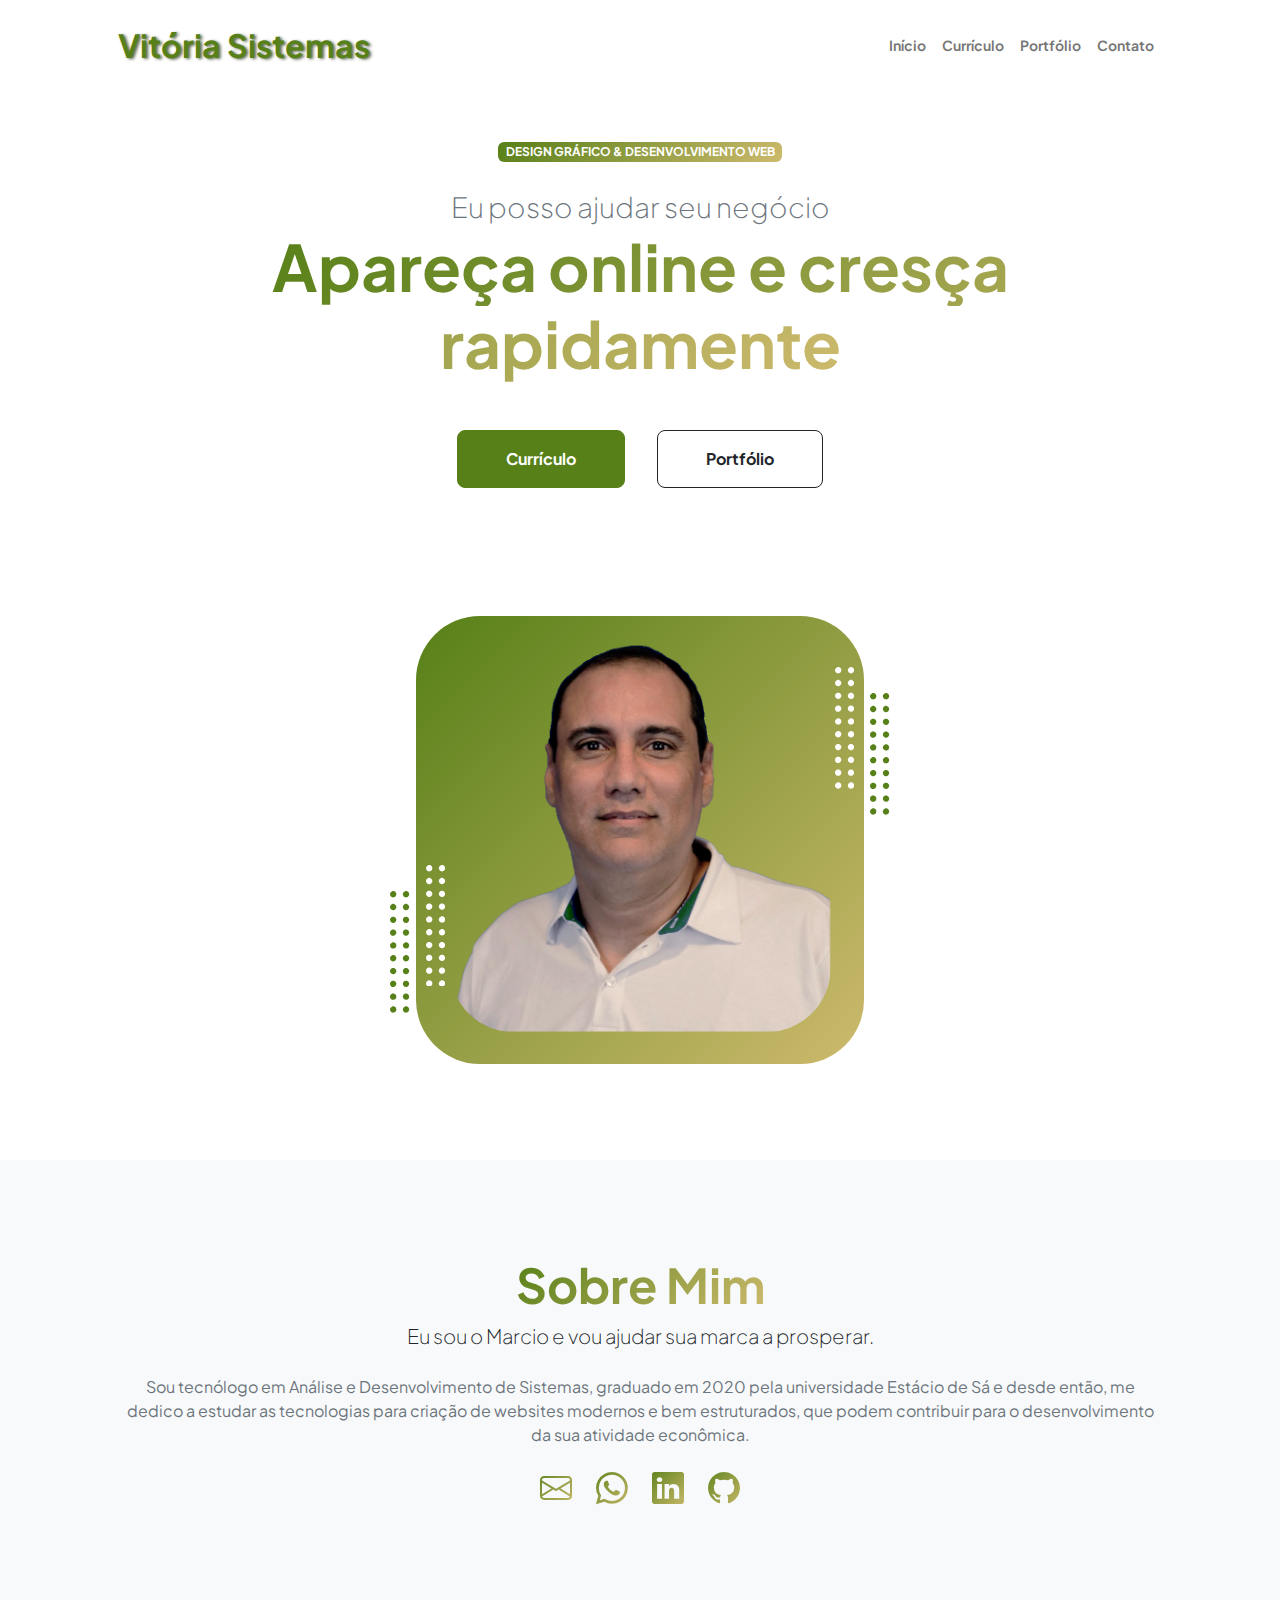
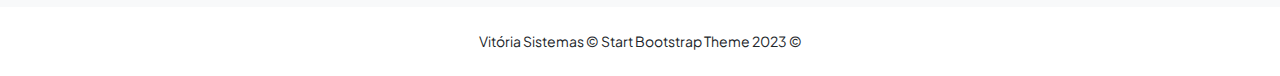
<file: index.html>
<!DOCTYPE html>
<html lang="pt-br">
    <head>
        <meta charset="utf-8" />
        <meta name="viewport" content="width=device-width, initial-scale=1, shrink-to-fit=no" />
        <meta name="description" content="" />
        <meta name="author" content="" />
        <title>Vitória Sistemas - Início</title>
        <!-- Favicon-->
        <!-- Crédito a Webalys pelo ícone: https://icon-icons.com/pt/icone/janela-de-programa%C3%A7%C3%A3o/47832 -->
        <link rel="icon" type="image/x-icon" href="assets/icone_3.ico" />
        <!-- Custom Google font-->
        <link rel="preconnect" href="https://fonts.googleapis.com" />
        <link rel="preconnect" href="https://fonts.gstatic.com" crossorigin />
        <link href="https://fonts.googleapis.com/css2?family=Plus+Jakarta+Sans:wght@100;200;300;400;500;600;700;800;900&amp;display=swap" rel="stylesheet" />
        <!-- Bootstrap icons-->
        <link href="https://cdn.jsdelivr.net/npm/bootstrap-icons@1.8.1/font/bootstrap-icons.css" rel="stylesheet" />
        <!-- Core theme CSS (includes Bootstrap)-->
        <link href="css/styles.css" rel="stylesheet" />
    </head>
    <body class="d-flex flex-column h-100">
        <main class="flex-shrink-0">
            <!-- Navigation-->
            <nav class="navbar navbar-expand-lg navbar-light bg-white py-3">
                <div class="container px-5">
                    <a class="navbar-brand" href="index.html"><span class="fw-bolder text-primary shadow-titulo">Vitória Sistemas</span></a>
                    <button class="navbar-toggler" type="button" data-bs-toggle="collapse" data-bs-target="#navbarSupportedContent" aria-controls="navbarSupportedContent" aria-expanded="false" aria-label="Toggle navigation"><span class="navbar-toggler-icon"></span></button>
                    <div class="collapse navbar-collapse" id="navbarSupportedContent">
                        <ul class="navbar-nav ms-auto mb-2 mb-lg-0 small fw-bolder">
                            <li class="nav-item"><a class="nav-link" href="index.html">Início</a></li>
                            <li class="nav-item"><a class="nav-link" href="curriculo.html">Currículo</a></li>
                            <li class="nav-item"><a class="nav-link" href="portfolio.html">Portfólio</a></li>
                            <li class="nav-item"><a class="nav-link" href="contato.html">Contato</a></li>
                        </ul>
                    </div>
                </div>
            </nav>
            <!-- Header-->
            <header class="py-5">
                <div class="container px-5 pb-5">
                    <div class="row gx-5 align-items-center">
                        <div class="col-xxl-5">
                            <!-- Header text content-->
                            <div class="text-center text-xxl-start">
                                <div class="badge bg-gradient-primary-to-secondary text-white mb-4">
                                    <div class="text-uppercase">Design Gráfico & Desenvolvimento Web</div>
                                </div>
                                <div class="fs-3 fw-light text-muted">Eu posso ajudar seu negócio</div>
                                <h1 class="display-3 fw-bolder mb-5"><span class="text-gradient d-inline">Apareça online e cresça rapidamente</span></h1>
                                <div class="d-grid gap-3 d-sm-flex justify-content-sm-center justify-content-xxl-start mb-3">
                                    <a class="btn btn-primary btn-lg px-5 py-3 me-sm-3 fs-6 fw-bolder" href="curriculo.html">Currículo</a>
                                    <a class="btn btn-outline-dark btn-lg px-5 py-3 fs-6 fw-bolder" href="portfolio.html">Portfólio</a>
                                </div>
                            </div>
                        </div>
                        <div class="col-xxl-7">
                            <!-- Header profile picture-->
                            <div class="d-flex justify-content-center mt-5 mt-xxl-0">
                                <div class="profile bg-gradient-primary-to-secondary">
                                    <!-- TIP: For best results, use a photo with a transparent background like the demo example below-->
                                    <!-- Watch a tutorial on how to do this on YouTube (link)-->
                                    <img class="profile-img" src="./assets/minha_foto.png" alt="Desenvolvedor" />
                                    <div class="dots-1">
                                        <!-- SVG Dots-->
                                        <svg version="1.1" xmlns="http://www.w3.org/2000/svg" xmlns:xlink="http://www.w3.org/1999/xlink" x="0px" y="0px" viewBox="0 0 191.6 1215.4" style="enable-background: new 0 0 191.6 1215.4" xml:space="preserve">
                                            <g transform="translate(0.000000,1280.000000) scale(0.100000,-0.100000)">
                                                <path d="M227.7,12788.6c-105-35-200-141-222-248c-43-206,163-412,369-369c155,32,275,190,260,339c-11,105-90,213-190,262        C383.7,12801.6,289.7,12808.6,227.7,12788.6z"></path>
                                                <path d="M1507.7,12788.6c-151-50-253-216-222-362c25-119,136-230,254-255c194-41,395,142,375,339c-11,105-90,213-190,262        C1663.7,12801.6,1569.7,12808.6,1507.7,12788.6z"></path>
                                                <path d="M227.7,11508.6c-105-35-200-141-222-248c-43-206,163-412,369-369c155,32,275,190,260,339c-11,105-90,213-190,262        C383.7,11521.6,289.7,11528.6,227.7,11508.6z"></path>
                                                <path d="M1507.7,11508.6c-151-50-253-216-222-362c25-119,136-230,254-255c194-41,395,142,375,339c-11,105-90,213-190,262        C1663.7,11521.6,1569.7,11528.6,1507.7,11508.6z"></path>
                                                <path d="M227.7,10228.6c-105-35-200-141-222-248c-43-206,163-412,369-369c155,32,275,190,260,339c-11,105-90,213-190,262        C383.7,10241.6,289.7,10248.6,227.7,10228.6z"></path>
                                                <path d="M1507.7,10228.6c-105-35-200-141-222-248c-43-206,163-412,369-369c155,32,275,190,260,339c-11,105-90,213-190,262        C1663.7,10241.6,1569.7,10248.6,1507.7,10228.6z"></path>
                                                <path d="M227.7,8948.6c-105-35-200-141-222-248c-43-206,163-412,369-369c155,32,275,190,260,339c-11,105-90,213-190,262        C383.7,8961.6,289.7,8968.6,227.7,8948.6z"></path>
                                                <path d="M1507.7,8948.6c-105-35-200-141-222-248c-43-206,163-412,369-369c155,32,275,190,260,339c-11,105-90,213-190,262        C1663.7,8961.6,1569.7,8968.6,1507.7,8948.6z"></path>
                                                <path d="M227.7,7668.6c-105-35-200-141-222-248c-43-206,163-412,369-369c155,32,275,190,260,339c-11,105-90,213-190,262        C383.7,7681.6,289.7,7688.6,227.7,7668.6z"></path>
                                                <path d="M1507.7,7668.6c-105-35-200-141-222-248c-43-206,163-412,369-369c155,32,275,190,260,339c-11,105-90,213-190,262        C1663.7,7681.6,1569.7,7688.6,1507.7,7668.6z"></path>
                                                <path d="M227.7,6388.6c-105-35-200-141-222-248c-43-206,163-412,369-369c155,32,275,190,260,339c-11,105-90,213-190,262        C383.7,6401.6,289.7,6408.6,227.7,6388.6z"></path>
                                                <path d="M1507.7,6388.6c-105-35-200-141-222-248c-43-206,163-412,369-369c155,32,275,190,260,339c-11,105-90,213-190,262        C1663.7,6401.6,1569.7,6408.6,1507.7,6388.6z"></path>
                                                <path d="M227.7,5108.6c-105-35-200-141-222-248c-43-206,163-412,369-369c155,32,275,190,260,339c-11,105-90,213-190,262        C383.7,5121.6,289.7,5128.6,227.7,5108.6z"></path>
                                                <path d="M1507.7,5108.6c-105-35-200-141-222-248c-43-206,163-412,369-369c155,32,275,190,260,339c-11,105-90,213-190,262        C1663.7,5121.6,1569.7,5128.6,1507.7,5108.6z"></path>
                                                <path d="M227.7,3828.6c-105-35-200-141-222-248c-43-206,163-412,369-369c155,32,275,190,260,339c-11,105-90,213-190,262        C383.7,3841.6,289.7,3848.6,227.7,3828.6z"></path>
                                                <path d="M1507.7,3828.6c-105-35-200-141-222-248c-43-206,163-412,369-369c155,32,275,190,260,339c-11,105-90,213-190,262        C1663.7,3841.6,1569.7,3848.6,1507.7,3828.6z"></path>
                                                <path d="M227.7,2548.6c-105-35-200-141-222-248c-43-206,163-412,369-369c155,32,275,190,260,339c-11,105-90,213-190,262        C383.7,2561.6,289.7,2568.6,227.7,2548.6z"></path>
                                                <path d="M1507.7,2548.6c-105-35-200-141-222-248c-43-206,163-412,369-369c155,32,275,190,260,339c-11,105-90,213-190,262        C1663.7,2561.6,1569.7,2568.6,1507.7,2548.6z"></path>
                                                <path d="M227.7,1268.6c-105-35-200-141-222-248c-43-206,163-412,369-369c155,32,275,190,260,339c-11,105-90,213-190,262        C383.7,1281.6,289.7,1288.6,227.7,1268.6z"></path>
                                                <path d="M1507.7,1268.6c-105-35-200-141-222-248c-43-206,163-412,369-369c155,32,275,190,260,339c-11,105-90,213-190,262        C1663.7,1281.6,1569.7,1288.6,1507.7,1268.6z"></path>
                                            </g>
                                        </svg>
                                        <!-- END of SVG dots-->
                                    </div>
                                    <div class="dots-2">
                                        <!-- SVG Dots-->
                                        <svg version="1.1" xmlns="http://www.w3.org/2000/svg" xmlns:xlink="http://www.w3.org/1999/xlink" x="0px" y="0px" viewBox="0 0 191.6 1215.4" style="enable-background: new 0 0 191.6 1215.4" xml:space="preserve">
                                            <g transform="translate(0.000000,1280.000000) scale(0.100000,-0.100000)">
                                                <path d="M227.7,12788.6c-105-35-200-141-222-248c-43-206,163-412,369-369c155,32,275,190,260,339c-11,105-90,213-190,262        C383.7,12801.6,289.7,12808.6,227.7,12788.6z"></path>
                                                <path d="M1507.7,12788.6c-151-50-253-216-222-362c25-119,136-230,254-255c194-41,395,142,375,339c-11,105-90,213-190,262        C1663.7,12801.6,1569.7,12808.6,1507.7,12788.6z"></path>
                                                <path d="M227.7,11508.6c-105-35-200-141-222-248c-43-206,163-412,369-369c155,32,275,190,260,339c-11,105-90,213-190,262        C383.7,11521.6,289.7,11528.6,227.7,11508.6z"></path>
                                                <path d="M1507.7,11508.6c-151-50-253-216-222-362c25-119,136-230,254-255c194-41,395,142,375,339c-11,105-90,213-190,262        C1663.7,11521.6,1569.7,11528.6,1507.7,11508.6z"></path>
                                                <path d="M227.7,10228.6c-105-35-200-141-222-248c-43-206,163-412,369-369c155,32,275,190,260,339c-11,105-90,213-190,262        C383.7,10241.6,289.7,10248.6,227.7,10228.6z"></path>
                                                <path d="M1507.7,10228.6c-105-35-200-141-222-248c-43-206,163-412,369-369c155,32,275,190,260,339c-11,105-90,213-190,262        C1663.7,10241.6,1569.7,10248.6,1507.7,10228.6z"></path>
                                                <path d="M227.7,8948.6c-105-35-200-141-222-248c-43-206,163-412,369-369c155,32,275,190,260,339c-11,105-90,213-190,262        C383.7,8961.6,289.7,8968.6,227.7,8948.6z"></path>
                                                <path d="M1507.7,8948.6c-105-35-200-141-222-248c-43-206,163-412,369-369c155,32,275,190,260,339c-11,105-90,213-190,262        C1663.7,8961.6,1569.7,8968.6,1507.7,8948.6z"></path>
                                                <path d="M227.7,7668.6c-105-35-200-141-222-248c-43-206,163-412,369-369c155,32,275,190,260,339c-11,105-90,213-190,262        C383.7,7681.6,289.7,7688.6,227.7,7668.6z"></path>
                                                <path d="M1507.7,7668.6c-105-35-200-141-222-248c-43-206,163-412,369-369c155,32,275,190,260,339c-11,105-90,213-190,262        C1663.7,7681.6,1569.7,7688.6,1507.7,7668.6z"></path>
                                                <path d="M227.7,6388.6c-105-35-200-141-222-248c-43-206,163-412,369-369c155,32,275,190,260,339c-11,105-90,213-190,262        C383.7,6401.6,289.7,6408.6,227.7,6388.6z"></path>
                                                <path d="M1507.7,6388.6c-105-35-200-141-222-248c-43-206,163-412,369-369c155,32,275,190,260,339c-11,105-90,213-190,262        C1663.7,6401.6,1569.7,6408.6,1507.7,6388.6z"></path>
                                                <path d="M227.7,5108.6c-105-35-200-141-222-248c-43-206,163-412,369-369c155,32,275,190,260,339c-11,105-90,213-190,262        C383.7,5121.6,289.7,5128.6,227.7,5108.6z"></path>
                                                <path d="M1507.7,5108.6c-105-35-200-141-222-248c-43-206,163-412,369-369c155,32,275,190,260,339c-11,105-90,213-190,262        C1663.7,5121.6,1569.7,5128.6,1507.7,5108.6z"></path>
                                                <path d="M227.7,3828.6c-105-35-200-141-222-248c-43-206,163-412,369-369c155,32,275,190,260,339c-11,105-90,213-190,262        C383.7,3841.6,289.7,3848.6,227.7,3828.6z"></path>
                                                <path d="M1507.7,3828.6c-105-35-200-141-222-248c-43-206,163-412,369-369c155,32,275,190,260,339c-11,105-90,213-190,262        C1663.7,3841.6,1569.7,3848.6,1507.7,3828.6z"></path>
                                                <path d="M227.7,2548.6c-105-35-200-141-222-248c-43-206,163-412,369-369c155,32,275,190,260,339c-11,105-90,213-190,262        C383.7,2561.6,289.7,2568.6,227.7,2548.6z"></path>
                                                <path d="M1507.7,2548.6c-105-35-200-141-222-248c-43-206,163-412,369-369c155,32,275,190,260,339c-11,105-90,213-190,262        C1663.7,2561.6,1569.7,2568.6,1507.7,2548.6z"></path>
                                                <path d="M227.7,1268.6c-105-35-200-141-222-248c-43-206,163-412,369-369c155,32,275,190,260,339c-11,105-90,213-190,262        C383.7,1281.6,289.7,1288.6,227.7,1268.6z"></path>
                                                <path d="M1507.7,1268.6c-105-35-200-141-222-248c-43-206,163-412,369-369c155,32,275,190,260,339c-11,105-90,213-190,262        C1663.7,1281.6,1569.7,1288.6,1507.7,1268.6z"></path>
                                            </g>
                                        </svg>
                                        <!-- END of SVG dots-->
                                    </div>
                                    <div class="dots-3">
                                        <!-- SVG Dots-->
                                        <svg version="1.1" xmlns="http://www.w3.org/2000/svg" xmlns:xlink="http://www.w3.org/1999/xlink" x="0px" y="0px" viewBox="0 0 191.6 1215.4" style="enable-background: new 0 0 191.6 1215.4" xml:space="preserve">
                                            <g transform="translate(0.000000,1280.000000) scale(0.100000,-0.100000)">
                                                <path d="M227.7,12788.6c-105-35-200-141-222-248c-43-206,163-412,369-369c155,32,275,190,260,339c-11,105-90,213-190,262        C383.7,12801.6,289.7,12808.6,227.7,12788.6z"></path>
                                                <path d="M1507.7,12788.6c-151-50-253-216-222-362c25-119,136-230,254-255c194-41,395,142,375,339c-11,105-90,213-190,262        C1663.7,12801.6,1569.7,12808.6,1507.7,12788.6z"></path>
                                                <path d="M227.7,11508.6c-105-35-200-141-222-248c-43-206,163-412,369-369c155,32,275,190,260,339c-11,105-90,213-190,262        C383.7,11521.6,289.7,11528.6,227.7,11508.6z"></path>
                                                <path d="M1507.7,11508.6c-151-50-253-216-222-362c25-119,136-230,254-255c194-41,395,142,375,339c-11,105-90,213-190,262        C1663.7,11521.6,1569.7,11528.6,1507.7,11508.6z"></path>
                                                <path d="M227.7,10228.6c-105-35-200-141-222-248c-43-206,163-412,369-369c155,32,275,190,260,339c-11,105-90,213-190,262        C383.7,10241.6,289.7,10248.6,227.7,10228.6z"></path>
                                                <path d="M1507.7,10228.6c-105-35-200-141-222-248c-43-206,163-412,369-369c155,32,275,190,260,339c-11,105-90,213-190,262        C1663.7,10241.6,1569.7,10248.6,1507.7,10228.6z"></path>
                                                <path d="M227.7,8948.6c-105-35-200-141-222-248c-43-206,163-412,369-369c155,32,275,190,260,339c-11,105-90,213-190,262        C383.7,8961.6,289.7,8968.6,227.7,8948.6z"></path>
                                                <path d="M1507.7,8948.6c-105-35-200-141-222-248c-43-206,163-412,369-369c155,32,275,190,260,339c-11,105-90,213-190,262        C1663.7,8961.6,1569.7,8968.6,1507.7,8948.6z"></path>
                                                <path d="M227.7,7668.6c-105-35-200-141-222-248c-43-206,163-412,369-369c155,32,275,190,260,339c-11,105-90,213-190,262        C383.7,7681.6,289.7,7688.6,227.7,7668.6z"></path>
                                                <path d="M1507.7,7668.6c-105-35-200-141-222-248c-43-206,163-412,369-369c155,32,275,190,260,339c-11,105-90,213-190,262        C1663.7,7681.6,1569.7,7688.6,1507.7,7668.6z"></path>
                                                <path d="M227.7,6388.6c-105-35-200-141-222-248c-43-206,163-412,369-369c155,32,275,190,260,339c-11,105-90,213-190,262        C383.7,6401.6,289.7,6408.6,227.7,6388.6z"></path>
                                                <path d="M1507.7,6388.6c-105-35-200-141-222-248c-43-206,163-412,369-369c155,32,275,190,260,339c-11,105-90,213-190,262        C1663.7,6401.6,1569.7,6408.6,1507.7,6388.6z"></path>
                                                <path d="M227.7,5108.6c-105-35-200-141-222-248c-43-206,163-412,369-369c155,32,275,190,260,339c-11,105-90,213-190,262        C383.7,5121.6,289.7,5128.6,227.7,5108.6z"></path>
                                                <path d="M1507.7,5108.6c-105-35-200-141-222-248c-43-206,163-412,369-369c155,32,275,190,260,339c-11,105-90,213-190,262        C1663.7,5121.6,1569.7,5128.6,1507.7,5108.6z"></path>
                                                <path d="M227.7,3828.6c-105-35-200-141-222-248c-43-206,163-412,369-369c155,32,275,190,260,339c-11,105-90,213-190,262        C383.7,3841.6,289.7,3848.6,227.7,3828.6z"></path>
                                                <path d="M1507.7,3828.6c-105-35-200-141-222-248c-43-206,163-412,369-369c155,32,275,190,260,339c-11,105-90,213-190,262        C1663.7,3841.6,1569.7,3848.6,1507.7,3828.6z"></path>
                                                <path d="M227.7,2548.6c-105-35-200-141-222-248c-43-206,163-412,369-369c155,32,275,190,260,339c-11,105-90,213-190,262        C383.7,2561.6,289.7,2568.6,227.7,2548.6z"></path>
                                                <path d="M1507.7,2548.6c-105-35-200-141-222-248c-43-206,163-412,369-369c155,32,275,190,260,339c-11,105-90,213-190,262        C1663.7,2561.6,1569.7,2568.6,1507.7,2548.6z"></path>
                                                <path d="M227.7,1268.6c-105-35-200-141-222-248c-43-206,163-412,369-369c155,32,275,190,260,339c-11,105-90,213-190,262        C383.7,1281.6,289.7,1288.6,227.7,1268.6z"></path>
                                                <path d="M1507.7,1268.6c-105-35-200-141-222-248c-43-206,163-412,369-369c155,32,275,190,260,339c-11,105-90,213-190,262        C1663.7,1281.6,1569.7,1288.6,1507.7,1268.6z"></path>
                                            </g>
                                        </svg>
                                        <!-- END of SVG dots-->
                                    </div>
                                    <div class="dots-4">
                                        <!-- SVG Dots-->
                                        <svg version="1.1" xmlns="http://www.w3.org/2000/svg" xmlns:xlink="http://www.w3.org/1999/xlink" x="0px" y="0px" viewBox="0 0 191.6 1215.4" style="enable-background: new 0 0 191.6 1215.4" xml:space="preserve">
                                            <g transform="translate(0.000000,1280.000000) scale(0.100000,-0.100000)">
                                                <path d="M227.7,12788.6c-105-35-200-141-222-248c-43-206,163-412,369-369c155,32,275,190,260,339c-11,105-90,213-190,262        C383.7,12801.6,289.7,12808.6,227.7,12788.6z"></path>
                                                <path d="M1507.7,12788.6c-151-50-253-216-222-362c25-119,136-230,254-255c194-41,395,142,375,339c-11,105-90,213-190,262        C1663.7,12801.6,1569.7,12808.6,1507.7,12788.6z"></path>
                                                <path d="M227.7,11508.6c-105-35-200-141-222-248c-43-206,163-412,369-369c155,32,275,190,260,339c-11,105-90,213-190,262        C383.7,11521.6,289.7,11528.6,227.7,11508.6z"></path>
                                                <path d="M1507.7,11508.6c-151-50-253-216-222-362c25-119,136-230,254-255c194-41,395,142,375,339c-11,105-90,213-190,262        C1663.7,11521.6,1569.7,11528.6,1507.7,11508.6z"></path>
                                                <path d="M227.7,10228.6c-105-35-200-141-222-248c-43-206,163-412,369-369c155,32,275,190,260,339c-11,105-90,213-190,262        C383.7,10241.6,289.7,10248.6,227.7,10228.6z"></path>
                                                <path d="M1507.7,10228.6c-105-35-200-141-222-248c-43-206,163-412,369-369c155,32,275,190,260,339c-11,105-90,213-190,262        C1663.7,10241.6,1569.7,10248.6,1507.7,10228.6z"></path>
                                                <path d="M227.7,8948.6c-105-35-200-141-222-248c-43-206,163-412,369-369c155,32,275,190,260,339c-11,105-90,213-190,262        C383.7,8961.6,289.7,8968.6,227.7,8948.6z"></path>
                                                <path d="M1507.7,8948.6c-105-35-200-141-222-248c-43-206,163-412,369-369c155,32,275,190,260,339c-11,105-90,213-190,262        C1663.7,8961.6,1569.7,8968.6,1507.7,8948.6z"></path>
                                                <path d="M227.7,7668.6c-105-35-200-141-222-248c-43-206,163-412,369-369c155,32,275,190,260,339c-11,105-90,213-190,262        C383.7,7681.6,289.7,7688.6,227.7,7668.6z"></path>
                                                <path d="M1507.7,7668.6c-105-35-200-141-222-248c-43-206,163-412,369-369c155,32,275,190,260,339c-11,105-90,213-190,262        C1663.7,7681.6,1569.7,7688.6,1507.7,7668.6z"></path>
                                                <path d="M227.7,6388.6c-105-35-200-141-222-248c-43-206,163-412,369-369c155,32,275,190,260,339c-11,105-90,213-190,262        C383.7,6401.6,289.7,6408.6,227.7,6388.6z"></path>
                                                <path d="M1507.7,6388.6c-105-35-200-141-222-248c-43-206,163-412,369-369c155,32,275,190,260,339c-11,105-90,213-190,262        C1663.7,6401.6,1569.7,6408.6,1507.7,6388.6z"></path>
                                                <path d="M227.7,5108.6c-105-35-200-141-222-248c-43-206,163-412,369-369c155,32,275,190,260,339c-11,105-90,213-190,262        C383.7,5121.6,289.7,5128.6,227.7,5108.6z"></path>
                                                <path d="M1507.7,5108.6c-105-35-200-141-222-248c-43-206,163-412,369-369c155,32,275,190,260,339c-11,105-90,213-190,262        C1663.7,5121.6,1569.7,5128.6,1507.7,5108.6z"></path>
                                                <path d="M227.7,3828.6c-105-35-200-141-222-248c-43-206,163-412,369-369c155,32,275,190,260,339c-11,105-90,213-190,262        C383.7,3841.6,289.7,3848.6,227.7,3828.6z"></path>
                                                <path d="M1507.7,3828.6c-105-35-200-141-222-248c-43-206,163-412,369-369c155,32,275,190,260,339c-11,105-90,213-190,262        C1663.7,3841.6,1569.7,3848.6,1507.7,3828.6z"></path>
                                                <path d="M227.7,2548.6c-105-35-200-141-222-248c-43-206,163-412,369-369c155,32,275,190,260,339c-11,105-90,213-190,262        C383.7,2561.6,289.7,2568.6,227.7,2548.6z"></path>
                                                <path d="M1507.7,2548.6c-105-35-200-141-222-248c-43-206,163-412,369-369c155,32,275,190,260,339c-11,105-90,213-190,262        C1663.7,2561.6,1569.7,2568.6,1507.7,2548.6z"></path>
                                                <path d="M227.7,1268.6c-105-35-200-141-222-248c-43-206,163-412,369-369c155,32,275,190,260,339c-11,105-90,213-190,262        C383.7,1281.6,289.7,1288.6,227.7,1268.6z"></path>
                                                <path d="M1507.7,1268.6c-105-35-200-141-222-248c-43-206,163-412,369-369c155,32,275,190,260,339c-11,105-90,213-190,262        C1663.7,1281.6,1569.7,1288.6,1507.7,1268.6z"></path>
                                            </g>
                                        </svg>
                                        <!-- END of SVG dots-->
                                    </div>
                                </div>
                            </div>
                        </div>
                    </div>
                </div>
            </header>
            <!-- About Section-->
            <section class="bg-light py-5">
                <div class="container px-5">
                    <div class="row gx-5 justify-content-center">
                        <div class="col-xxl-8">
                            <div class="text-center my-5">
                                <h2 class="display-5 fw-bolder"><span class="text-gradient d-inline">Sobre Mim</span></h2>
                                <p class="lead fw-light mb-4">Eu sou o Marcio e vou ajudar sua marca a prosperar.</p>
                                <p class="text-muted">
                                    Sou tecnólogo em Análise e Desenvolvimento de Sistemas, graduado em 2020 pela universidade Estácio de Sá
                                    e desde então, me dedico a estudar as tecnologias para criação de websites modernos e bem estruturados,
                                    que podem contribuir para o desenvolvimento da sua atividade econômica.
                                </p>
                                <div class="d-flex justify-content-center fs-2 gap-4">
                                    <a class="text-gradient" href="mailto:vitoriasistemas@yahoo.com?subject=Contato" target="_blank"><i class="bi bi-envelope"></i></a>
                                    <a class="text-gradient" href="https://wa.me/5527999642932" target="_blank"><i class="bi bi-whatsapp"></i></a>
                                    <a class="text-gradient" href="https://www.linkedin.com/in/marcio-campinhos-913904169/" target="_blank"><i class="bi bi-linkedin"></i></a>
                                    <a class="text-gradient" href="https://github.com/vitoriasistemas" target="_blank"><i class="bi bi-github"></i></a>                                    
                                </div>
                            </div>
                        </div>
                    </div>
                </div>
            </section>
        </main>
        <!-- Footer-->
        <footer class="bg-white py-4 mt-auto">
            <div class="container px-5">
                <div class="row align-items-center justify-content-between flex-column flex-sm-row">
                    <div class="col-auto"><div class="small m-0">Vitória Sistemas &copy; Start Bootstrap Theme 2023 &copy;</div></div>
                    <!-- <div class="col-auto">
                        <a class="small" href="#!">Privacidade</a>
                        <span class="mx-1">&middot;</span>
                        <a class="small" href="#!">Termos</a>
                        <span class="mx-1">&middot;</span>
                        <a class="small" href="#!">Contato</a>
                    </div> -->
                </div>
            </div>
        </footer>
        <!-- Bootstrap core JS-->
        <script src="https://cdn.jsdelivr.net/npm/bootstrap@5.2.3/dist/js/bootstrap.bundle.min.js"></script>
        <!-- Core theme JS-->
        <script src="js/scripts.js"></script>
    </body>
</html>
</file>
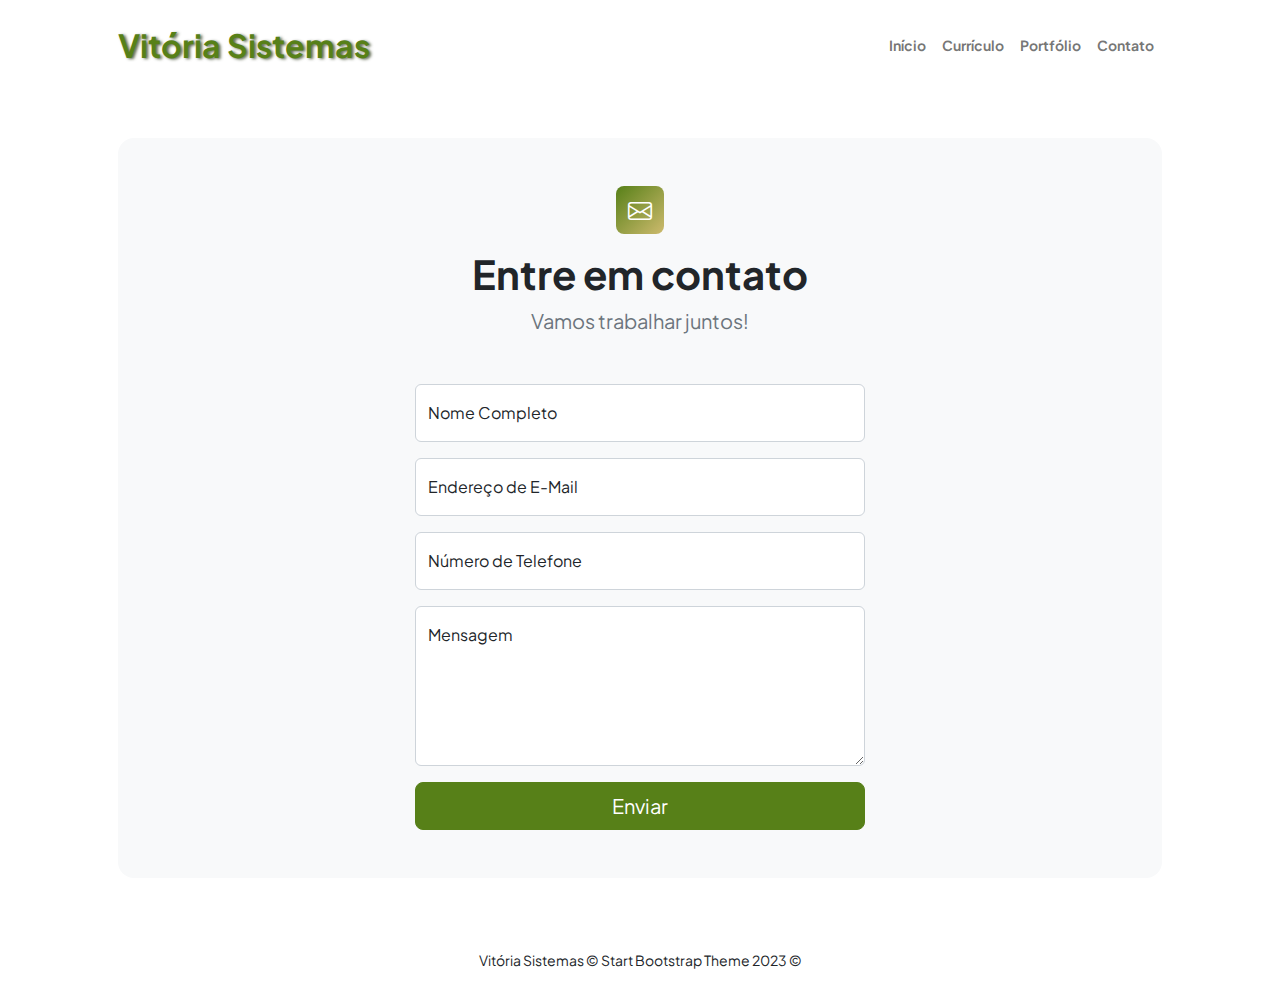
<file: contato.html>
<!DOCTYPE html>
<html lang="en">
    <head>
        <meta charset="utf-8" />
        <meta name="viewport" content="width=device-width, initial-scale=1, shrink-to-fit=no" />
        <meta name="description" content />
        <meta name="author" content />
        <title>Vitória Sistemas - Contato</title>
        <!-- Favicon-->
        <!-- Crédito a Webalys pelo ícone: https://icon-icons.com/pt/icone/janela-de-programa%C3%A7%C3%A3o/47832 --> 
        <link rel="icon" type="image/x-icon" href="assets/icone_3.ico" />
        <!-- Custom Google font-->
        <link rel="preconnect" href="https://fonts.googleapis.com" />
        <link rel="preconnect" href="https://fonts.gstatic.com" crossorigin />
        <link href="https://fonts.googleapis.com/css2?family=Plus+Jakarta+Sans:wght@100;200;300;400;500;600;700;800;900&amp;display=swap" rel="stylesheet" />
        <!-- Bootstrap icons-->
        <link href="https://cdn.jsdelivr.net/npm/bootstrap-icons@1.8.1/font/bootstrap-icons.css" rel="stylesheet" />
        <!-- Core theme CSS (includes Bootstrap)-->
        <link href="css/styles.css" rel="stylesheet" />
    </head>
    <body class="d-flex flex-column">
        <main class="flex-shrink-0">
            <!-- Navigation-->
            <nav class="navbar navbar-expand-lg navbar-light bg-white py-3">
                <div class="container px-5">
                    <a class="navbar-brand" href="index.html"><span class="fw-bolder text-primary shadow-titulo">Vitória Sistemas</span></a>
                    <button class="navbar-toggler" type="button" data-bs-toggle="collapse" data-bs-target="#navbarSupportedContent" aria-controls="navbarSupportedContent" aria-expanded="false" aria-label="Toggle navigation"><span class="navbar-toggler-icon"></span></button>
                    <div class="collapse navbar-collapse" id="navbarSupportedContent">
                        <ul class="navbar-nav ms-auto mb-2 mb-lg-0 small fw-bolder">
                            <li class="nav-item"><a class="nav-link" href="index.html">Início</a></li>
                            <li class="nav-item"><a class="nav-link" href="curriculo.html">Currículo</a></li>
                            <li class="nav-item"><a class="nav-link" href="portfolio.html">Portfólio</a></li>
                            <li class="nav-item"><a class="nav-link" href="contato.html">Contato</a></li>
                        </ul>
                    </div>
                </div>
            </nav>
            <!-- Page content-->
            <section class="py-5">
                <div class="container px-5">
                    <!-- Contact form-->
                    <div class="bg-light rounded-4 py-5 px-4 px-md-5">
                        <div class="text-center mb-5">
                            <div class="feature bg-primary bg-gradient-primary-to-secondary text-white rounded-3 mb-3"><i class="bi bi-envelope"></i></div>
                            <h1 class="fw-bolder">Entre em contato</h1>
                            <p class="lead fw-normal text-muted mb-0">Vamos trabalhar juntos!</p>
                        </div>
                        <div class="row gx-5 justify-content-center">
                            <div class="col-lg-8 col-xl-6">
                                <!-- * * * * * * * * * * * * * * *-->
                                <!-- * * SB Forms Contact Form * *-->
                                <!-- * * * * * * * * * * * * * * *-->
                                <!-- This form is pre-integrated with SB Forms.-->
                                <!-- To make this form functional, sign up at-->
                                <!-- https://startbootstrap.com/solution/contact-forms-->
                                <!-- to get an API token!-->
                                <!-- <form id="contactForm" data-sb-form-api-token="API_TOKEN"> -->
                                <form action="https://api.staticforms.xyz/submit" method="post">
                                    <!-- Name input-->
                                    <input type="hidden" name="accessKey" value="4b951573-6384-4779-ba27-06e7fa18ef15">
                                    <div class="form-floating mb-3">
                                        <input class="form-control" id="name" name="name" type="text" placeholder="Digite o seu nome..." data-sb-validations="required" required/>
                                        <label for="name">Nome Completo</label>
                                        <div class="invalid-feedback" data-sb-feedback="name:required">Um nome é obrigatório.</div>
                                    </div>
                                    <!-- Email address input-->
                                    <div class="form-floating mb-3">
                                        <input class="form-control" id="email" name="email" type="email" placeholder="nome@dominio.com" data-sb-validations="required,email" required/>
                                        <label for="email">Endereço de E-Mail</label>
                                        <div class="invalid-feedback" data-sb-feedback="email:required">Um e-mail é obrigatório.</div>
                                        <div class="invalid-feedback" data-sb-feedback="email:email">Esse e-mail não é válido.</div>
                                    </div>
                                    <!-- Phone number input-->
                                    <div class="form-floating mb-3">
                                        <input class="form-control" id="phone" name="phone" type="text" placeholder="(XX) X-XXXX-XXXX" data-sb-validations="required" required/>
                                        <label for="phone">Número de Telefone</label>
                                        <div class="invalid-feedback" data-sb-feedback="phone:required">Um número de telefone é obrigatório.</div>
                                    </div>
                                    <!-- Message input-->
                                    <div class="form-floating mb-3">
                                        <textarea class="form-control" id="message" name="message" type="text" placeholder="Enter your message here..." style="height: 10rem" data-sb-validations="required" required></textarea>
                                        <label for="message">Mensagem</label>
                                        <div class="invalid-feedback" data-sb-feedback="message:required">Uma mensagem é obrigatória.</div>
                                    </div>                                     
                                    <!-- Submit success message-->
                                    <!---->
                                    <!-- This is what your users will see when the form-->
                                    <!-- has successfully submitted-->
                                    <!-- <div class="d-none" id="submitSuccessMessage">
                                        <div class="text-center mb-3">
                                            <div class="fw-bolder">Formulário enviado com sucesso!</div>
                                            To activate this form, sign up at
                                            <br />
                                            <a href="https://startbootstrap.com/solution/contact-forms">https://startbootstrap.com/solution/contact-forms</a>
                                        </div>
                                    </div> -->
                                    <!-- Submit error message-->
                                    <!---->
                                    <!-- This is what your users will see when there is-->
                                    <!-- an error submitting the form-->
                                    <!-- <div class="d-none" id="submitErrorMessage"><div class="text-center text-danger mb-3">Enviando mensagem de erro!</div></div> -->
                                    <!-- Submit Button-->
                                    <input type="hidden" name="redirectTo" value="http://127.0.0.1:5500/obrigado.html">
                                    <div class="d-grid">
                                        <button class="btn btn-primary btn-lg" id="submitButton" type="submit" value="Submit">Enviar</button>
                                        <!-- Retirei a class "disabled" do button para funcionar -->
                                    </div>                                    
                                </form>
                            </div>
                        </div>
                    </div>
                </div>
            </section>
        </main>
        <!-- Footer-->
        <footer class="bg-white py-4 mt-auto">
            <div class="container px-5">
                <div class="row align-items-center justify-content-between flex-column flex-sm-row">
                    <div class="col-auto"><div class="small m-0">Vitória Sistemas &copy; Start Bootstrap Theme 2023 &copy;</div></div>
                    <!-- <div class="col-auto">
                        <a class="small" href="#!">Privacidade</a>
                        <span class="mx-1">&middot;</span>
                        <a class="small" href="#!">Terms</a>
                        <span class="mx-1">&middot;</span>
                        <a class="small" href="#!">Contact</a>
                    </div> -->
                </div>
            </div>
        </footer>
        <!-- Bootstrap core JS-->
        <script src="https://cdn.jsdelivr.net/npm/bootstrap@5.2.3/dist/js/bootstrap.bundle.min.js"></script>
        <!-- Core theme JS-->
        <script src="js/scripts.js"></script>
        <!-- * * * * * * * * * * * * * * * * * * * * * * * * * * * * * * * * * * * * * * * *-->
        <!-- * *                               SB Forms JS                               * *-->
        <!-- * * Activate your form at https://startbootstrap.com/solution/contact-forms * *-->
        <!-- * * * * * * * * * * * * * * * * * * * * * * * * * * * * * * * * * * * * * * * *-->
        <script src="https://cdn.startbootstrap.com/sb-forms-latest.js"></script>
    </body>
</html>
</file>
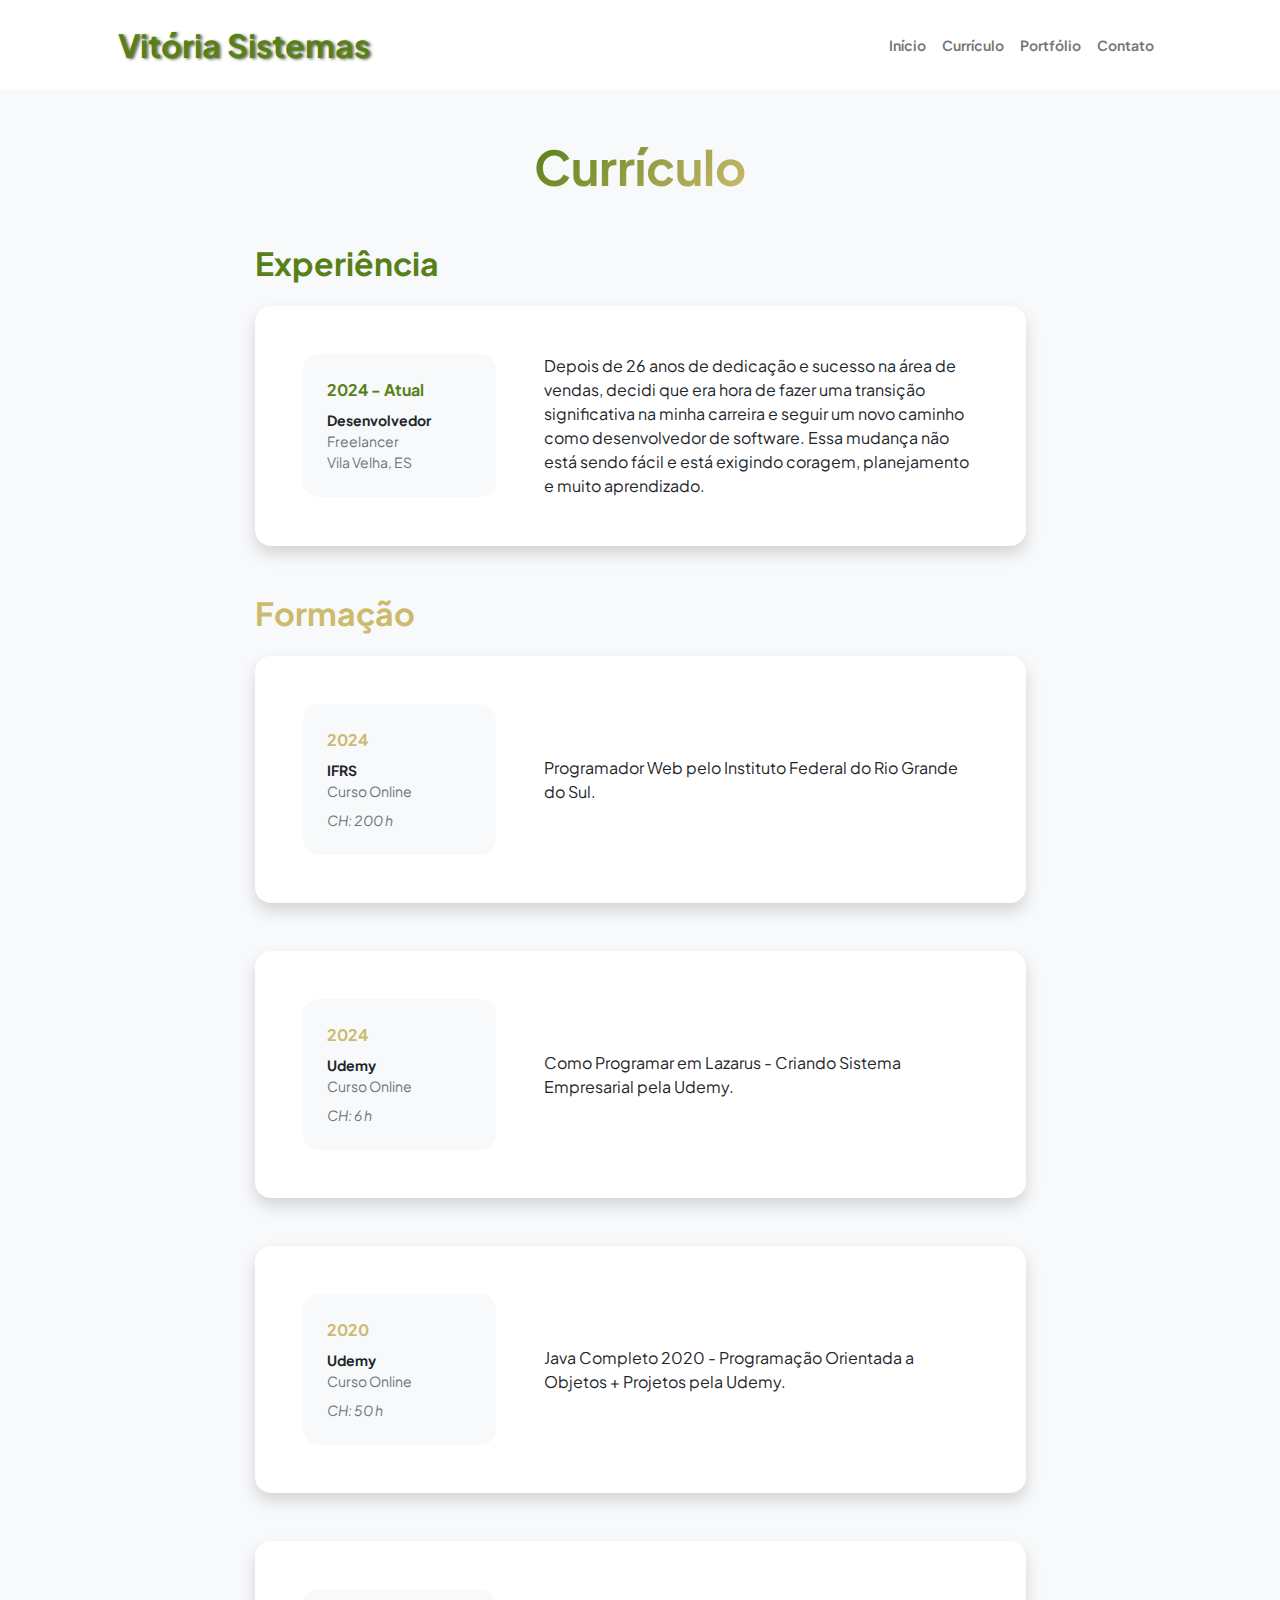
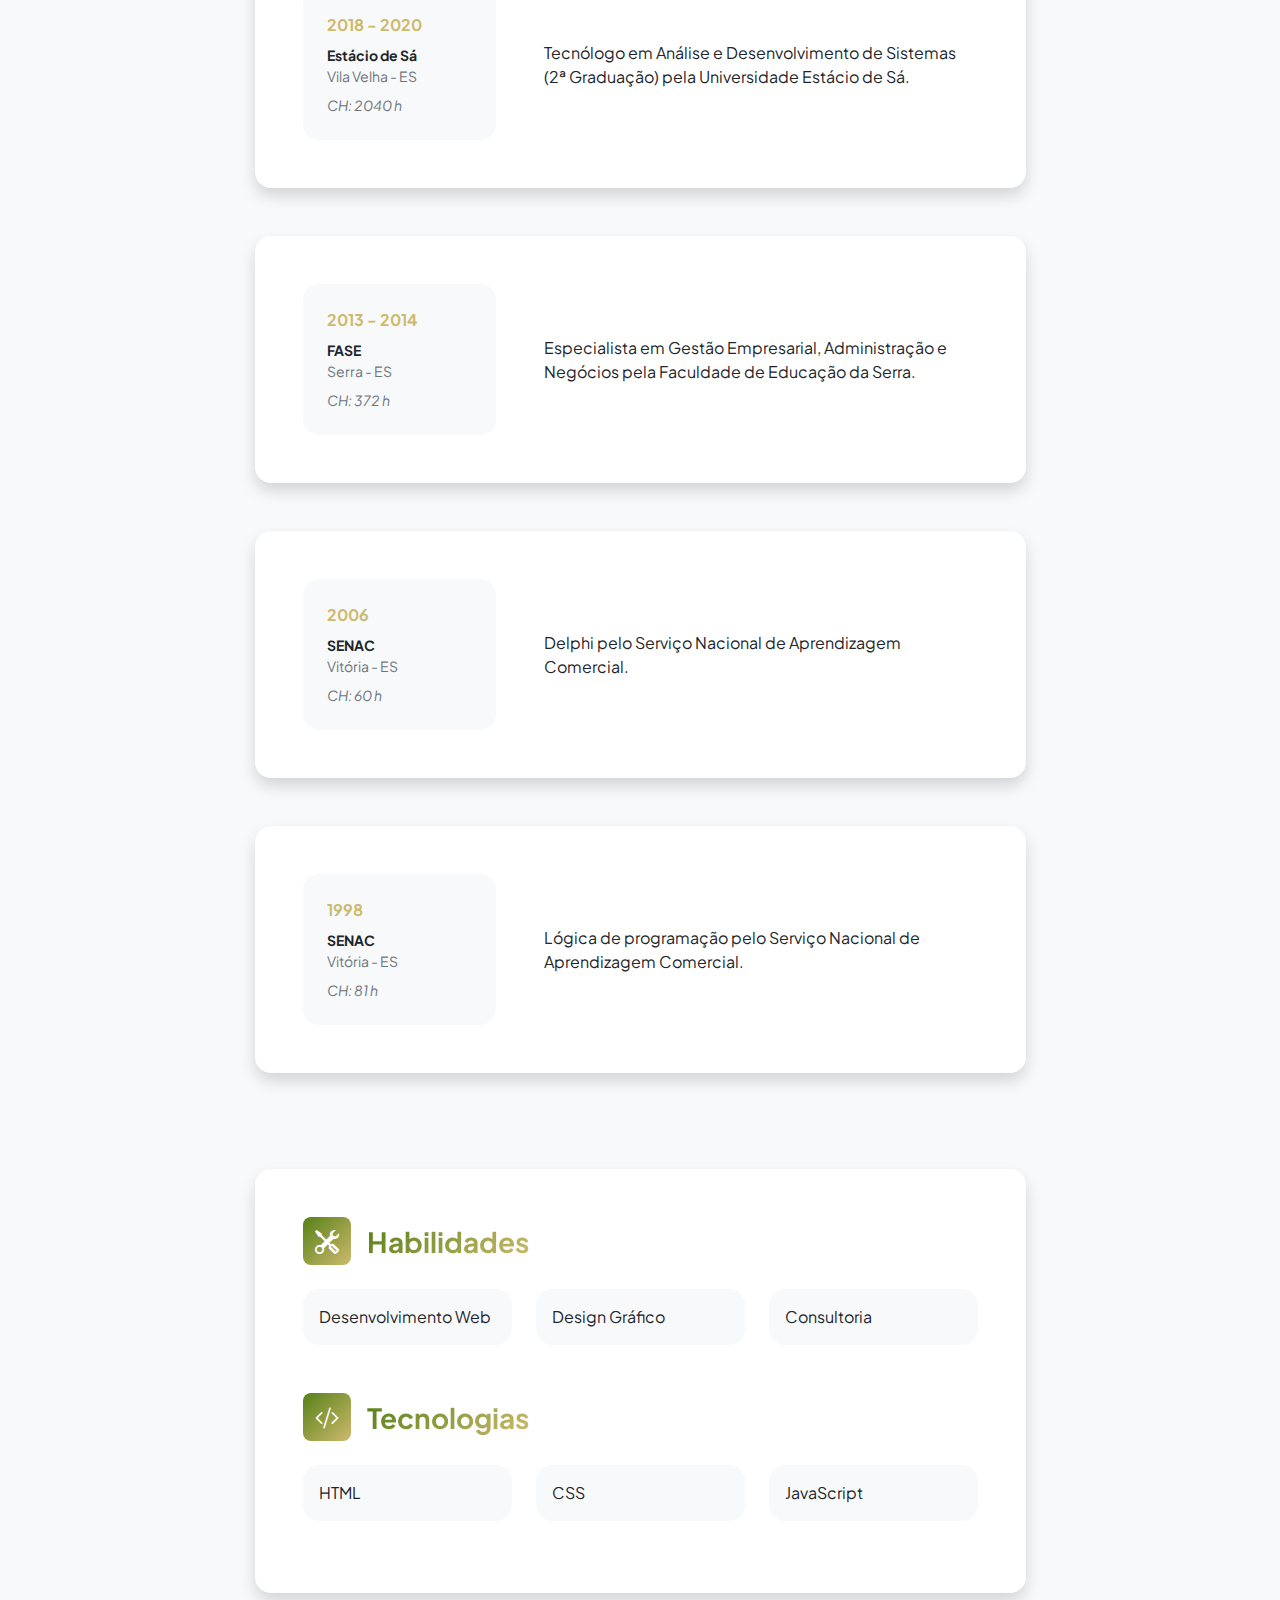
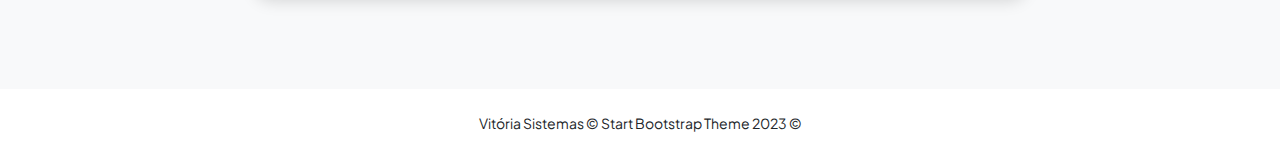
<file: curriculo.html>
<!DOCTYPE html>
<html lang="pt-br">
    <head>
        <meta charset="utf-8" />
        <meta name="viewport" content="width=device-width, initial-scale=1, shrink-to-fit=no" />
        <meta name="description" content="" />
        <meta name="author" content="" />
        <title>Vitória Sistemas - Currículo</title>
        <!-- Favicon-->
        <!-- Crédito a Webalys pelo ícone: https://icon-icons.com/pt/icone/janela-de-programa%C3%A7%C3%A3o/47832 --> 
        <link rel="icon" type="image/x-icon" href="assets/icone_3.ico" />
        <!-- Custom Google font-->
        <link rel="preconnect" href="https://fonts.googleapis.com" />
        <link rel="preconnect" href="https://fonts.gstatic.com" crossorigin />
        <link href="https://fonts.googleapis.com/css2?family=Plus+Jakarta+Sans:wght@100;200;300;400;500;600;700;800;900&amp;display=swap" rel="stylesheet" />
        <!-- Bootstrap icons-->
        <link href="https://cdn.jsdelivr.net/npm/bootstrap-icons@1.8.1/font/bootstrap-icons.css" rel="stylesheet" />
        <!-- Core theme CSS (includes Bootstrap)-->
        <link href="css/styles.css" rel="stylesheet" />
    </head>
    <body class="d-flex flex-column h-100 bg-light">
        <main class="flex-shrink-0">
            <!-- Navigation-->
            <nav class="navbar navbar-expand-lg navbar-light bg-white py-3">
                <div class="container px-5">
                    <a class="navbar-brand" href="index.html"><span class="fw-bolder text-primary shadow-titulo">Vitória Sistemas</span></a>
                    <button class="navbar-toggler" type="button" data-bs-toggle="collapse" data-bs-target="#navbarSupportedContent" aria-controls="navbarSupportedContent" aria-expanded="false" aria-label="Toggle navigation"><span class="navbar-toggler-icon"></span></button>
                    <div class="collapse navbar-collapse" id="navbarSupportedContent">
                        <ul class="navbar-nav ms-auto mb-2 mb-lg-0 small fw-bolder">
                            <li class="nav-item"><a class="nav-link" href="index.html">Início</a></li>
                            <li class="nav-item"><a class="nav-link" href="curriculo.html">Currículo</a></li>
                            <li class="nav-item"><a class="nav-link" href="portfolio.html">Portfólio</a></li>
                            <li class="nav-item"><a class="nav-link" href="contato.html">Contato</a></li>
                        </ul>
                    </div>
                </div>
            </nav>
            <!-- Page Content-->
            <div class="container px-5 my-5">
                <div class="text-center mb-5">
                    <h1 class="display-5 fw-bolder mb-0"><span class="text-gradient d-inline">Currículo</span></h1>
                </div>
                <div class="row gx-5 justify-content-center">
                    <div class="col-lg-11 col-xl-9 col-xxl-8">
                        <!-- Experience Section-->
                        <section>
                            <div class="d-flex align-items-center justify-content-between mb-4">
                                <h2 class="text-primary fw-bolder mb-0">Experiência</h2>
                                <!-- Download resume button-->
                                <!-- Note: Set the link href target to a PDF file within your project-->
                                <!-- <a class="btn btn-primary px-4 py-3" href="#!">
                                    <div class="d-inline-block bi bi-download me-2"></div>
                                    Download Resume
                                </a> -->
                            </div>
                            <!-- Experience Card 1-->
                            <div class="card shadow border-0 rounded-4 mb-5">
                                <div class="card-body p-5">
                                    <div class="row align-items-center gx-5">
                                        <div class="col text-center text-lg-start mb-4 mb-lg-0">
                                            <div class="bg-light p-4 rounded-4">
                                                <div class="text-primary fw-bolder mb-2">2024 - Atual</div>
                                                <div class="small fw-bolder">Desenvolvedor</div>
                                                <div class="small text-muted">Freelancer</div>
                                                <div class="small text-muted">Vila Velha, ES</div>
                                            </div>
                                        </div>
                                        <div class="col-lg-8">
                                            <div>
                                                Depois de 26 anos de dedicação e sucesso na área de vendas,
                                                decidi que era hora de fazer uma transição significativa na
                                                minha carreira e seguir um novo caminho como desenvolvedor
                                                de software. Essa mudança não está sendo fácil e está exigindo
                                                coragem, planejamento e muito aprendizado.
                                            </div>
                                        </div>
                                    </div>
                                </div>
                            </div>
                            <!-- Experience Card 2-->
                            <!-- <div class="card shadow border-0 rounded-4 mb-5">
                                <div class="card-body p-5">
                                    <div class="row align-items-center gx-5">
                                        <div class="col text-center text-lg-start mb-4 mb-lg-0">
                                            <div class="bg-light p-4 rounded-4">
                                                <div class="text-primary fw-bolder mb-2">2017 - 2019</div>
                                                <div class="small fw-bolder">SEM Specialist</div>
                                                <div class="small text-muted">Wayne Enterprises</div>
                                                <div class="small text-muted">Gotham City, NY</div>
                                            </div>
                                        </div>
                                        <div class="col-lg-8"><div>Lorem ipsum dolor sit amet consectetur adipisicing elit. Delectus laudantium, voluptatem quis repellendus eaque sit animi illo ipsam amet officiis corporis sed aliquam non voluptate corrupti excepturi maxime porro fuga.</div></div>
                                    </div>
                                </div>
                            </div> -->
                        </section>
                        <!-- Education Section-->
                        <section>
                            <h2 class="text-secondary fw-bolder mb-4">Formação</h2>
                            <!-- Education Card 1-->
                            <div class="card shadow border-0 rounded-4 mb-5">
                                <div class="card-body p-5">
                                    <div class="row align-items-center gx-5">
                                        <div class="col text-center text-lg-start mb-4 mb-lg-0">
                                            <div class="bg-light p-4 rounded-4">
                                                <div class="text-secondary fw-bolder mb-2">2024</div>
                                                <div class="mb-2">
                                                    <div class="small fw-bolder">IFRS</div>
                                                    <div class="small text-muted">Curso Online</div>
                                                </div>
                                                <div class="fst-italic">
                                                    <div class="small text-muted">CH: 200 h</div>
                                                    <!-- <div class="small text-muted">Computer Science</div> -->
                                                </div>
                                            </div>
                                        </div>
                                        <div class="col-lg-8"><div>Programador Web pelo Instituto Federal do Rio Grande do Sul.</div></div>
                                    </div>
                                </div>
                            </div>
                            <!-- Education Card 2-->
                            <div class="card shadow border-0 rounded-4 mb-5">
                                <div class="card-body p-5">
                                    <div class="row align-items-center gx-5">
                                        <div class="col text-center text-lg-start mb-4 mb-lg-0">
                                            <div class="bg-light p-4 rounded-4">
                                                <div class="text-secondary fw-bolder mb-2">2024</div>
                                                <div class="mb-2">
                                                    <div class="small fw-bolder">Udemy</div>
                                                    <div class="small text-muted">Curso Online</div>
                                                </div>
                                                <div class="fst-italic">
                                                    <div class="small text-muted">CH: 6 h</div>
                                                    <!-- <div class="small text-muted">Computer Science</div> -->
                                                </div>
                                            </div>
                                        </div>
                                        <div class="col-lg-8"><div>Como Programar em Lazarus - Criando Sistema Empresarial pela Udemy.</div></div>
                                    </div>
                                </div>
                            </div>
                            <!-- Education Card 3-->
                            <div class="card shadow border-0 rounded-4 mb-5">
                                <div class="card-body p-5">
                                    <div class="row align-items-center gx-5">
                                        <div class="col text-center text-lg-start mb-4 mb-lg-0">
                                            <div class="bg-light p-4 rounded-4">
                                                <div class="text-secondary fw-bolder mb-2">2020</div>
                                                <div class="mb-2">
                                                    <div class="small fw-bolder">Udemy</div>
                                                    <div class="small text-muted">Curso Online</div>
                                                </div>
                                                <div class="fst-italic">
                                                    <div class="small text-muted">CH: 50 h</div>
                                                    <!-- <div class="small text-muted">Computer Science</div> -->
                                                </div>
                                            </div>
                                        </div>
                                        <div class="col-lg-8"><div>Java Completo 2020 - Programação Orientada a Objetos + Projetos pela Udemy.</div></div>
                                    </div>
                                </div>
                            </div>
                            <!-- Education Card 4-->
                            <div class="card shadow border-0 rounded-4 mb-5">
                                <div class="card-body p-5">
                                    <div class="row align-items-center gx-5">
                                        <div class="col text-center text-lg-start mb-4 mb-lg-0">
                                            <div class="bg-light p-4 rounded-4">
                                                <div class="text-secondary fw-bolder mb-2">2018 - 2020</div>
                                                <div class="mb-2">
                                                    <div class="small fw-bolder">Estácio de Sá</div>
                                                    <div class="small text-muted">Vila Velha - ES</div>
                                                </div>
                                                <div class="fst-italic">
                                                    <div class="small text-muted">CH: 2040 h</div>
                                                    <!-- <div class="small text-muted">Computer Science</div> -->
                                                </div>
                                            </div>
                                        </div>
                                        <div class="col-lg-8"><div>Tecnólogo em Análise e Desenvolvimento de Sistemas (2ª Graduação) pela Universidade Estácio de Sá.</div></div>
                                    </div>
                                </div>
                            </div>
                            <!-- Education Card 5-->
                            <div class="card shadow border-0 rounded-4 mb-5">
                                <div class="card-body p-5">
                                    <div class="row align-items-center gx-5">
                                        <div class="col text-center text-lg-start mb-4 mb-lg-0">
                                            <div class="bg-light p-4 rounded-4">
                                                <div class="text-secondary fw-bolder mb-2">2013 - 2014</div>
                                                <div class="mb-2">
                                                    <div class="small fw-bolder">FASE</div>
                                                    <div class="small text-muted">Serra - ES</div>
                                                </div>
                                                <div class="fst-italic">
                                                    <div class="small text-muted">CH: 372 h</div>
                                                    <!-- <div class="small text-muted">Computer Science</div> -->
                                                </div>
                                            </div>
                                        </div>
                                        <div class="col-lg-8"><div>Especialista em Gestão Empresarial, Administração e Negócios pela Faculdade de Educação da Serra.</div></div>
                                    </div>
                                </div>
                            </div>
                            <!-- Education Card 6-->
                            <div class="card shadow border-0 rounded-4 mb-5">
                                <div class="card-body p-5">
                                    <div class="row align-items-center gx-5">
                                        <div class="col text-center text-lg-start mb-4 mb-lg-0">
                                            <div class="bg-light p-4 rounded-4">
                                                <div class="text-secondary fw-bolder mb-2">2006</div>
                                                <div class="mb-2">
                                                    <div class="small fw-bolder">SENAC</div>
                                                    <div class="small text-muted">Vitória - ES</div>
                                                </div>
                                                <div class="fst-italic">
                                                    <div class="small text-muted">CH: 60 h</div>
                                                    <!-- <div class="small text-muted">Computer Science</div> -->
                                                </div>
                                            </div>
                                        </div>
                                        <div class="col-lg-8"><div>Delphi pelo Serviço Nacional de Aprendizagem Comercial.</div></div>
                                    </div>
                                </div>
                            </div>
                            <!-- Education Card 7-->
                            <div class="card shadow border-0 rounded-4 mb-5">
                                <div class="card-body p-5">
                                    <div class="row align-items-center gx-5">
                                        <div class="col text-center text-lg-start mb-4 mb-lg-0">
                                            <div class="bg-light p-4 rounded-4">
                                                <div class="text-secondary fw-bolder mb-2">1998</div>
                                                <div class="mb-2">
                                                    <div class="small fw-bolder">SENAC</div>
                                                    <div class="small text-muted">Vitória - ES</div>
                                                </div>
                                                <div class="fst-italic">
                                                    <div class="small text-muted">CH: 81 h</div>
                                                    <!-- <div class="small text-muted">de Programação</div> -->
                                                </div>
                                            </div>
                                        </div>
                                        <div class="col-lg-8"><div>Lógica de programação pelo Serviço Nacional de Aprendizagem Comercial.</div></div>
                                    </div>
                                </div>
                            </div>    
                        </section>
                        <!-- Divider-->
                        <div class="pb-5"></div>
                        <!-- Skills Section-->
                        <section>
                            <!-- Skillset Card-->
                            <div class="card shadow border-0 rounded-4 mb-5">
                                <div class="card-body p-5">
                                    <!-- Professional skills list-->
                                    <div class="mb-5">
                                        <div class="d-flex align-items-center mb-4">
                                            <div class="feature bg-primary bg-gradient-primary-to-secondary text-white rounded-3 me-3"><i class="bi bi-tools"></i></div>
                                            <h3 class="fw-bolder mb-0"><span class="text-gradient d-inline">Habilidades</span></h3>
                                        </div>
                                        <div class="row row-cols-1 row-cols-md-3 mb-4">
                                            <div class="col mb-4 mb-md-0"><div class="d-flex align-items-center bg-light rounded-4 p-3 h-100">Desenvolvimento Web</div></div>
                                            <div class="col mb-4 mb-md-0"><div class="d-flex align-items-center bg-light rounded-4 p-3 h-100">Design Gráfico</div></div>
                                            <div class="col"><div class="d-flex align-items-center bg-light rounded-4 p-3 h-100">Consultoria</div></div>
                                        </div>
                                        <!-- <div class="row row-cols-1 row-cols-md-3">
                                            <div class="col mb-4 mb-md-0"><div class="d-flex align-items-center bg-light rounded-4 p-3 h-100">Network Security</div></div>
                                            <div class="col mb-4 mb-md-0"><div class="d-flex align-items-center bg-light rounded-4 p-3 h-100">Adobe Software Suite</div></div>
                                            <div class="col"><div class="d-flex align-items-center bg-light rounded-4 p-3 h-100">User Interface Design</div></div>
                                        </div> -->
                                    </div>
                                    <!-- Languages list-->
                                    <div class="mb-0">
                                        <div class="d-flex align-items-center mb-4">
                                            <div class="feature bg-primary bg-gradient-primary-to-secondary text-white rounded-3 me-3"><i class="bi bi-code-slash"></i></div>
                                            <h3 class="fw-bolder mb-0"><span class="text-gradient d-inline">Tecnologias</span></h3>
                                        </div>
                                        <div class="row row-cols-1 row-cols-md-3 mb-4">
                                            <div class="col mb-4 mb-md-0"><div class="d-flex align-items-center bg-light rounded-4 p-3 h-100">HTML</div></div>
                                            <div class="col mb-4 mb-md-0"><div class="d-flex align-items-center bg-light rounded-4 p-3 h-100">CSS</div></div>
                                            <div class="col"><div class="d-flex align-items-center bg-light rounded-4 p-3 h-100">JavaScript</div></div>
                                        </div>
                                        <!-- <div class="row row-cols-1 row-cols-md-3">
                                            <div class="col mb-4 mb-md-0"><div class="d-flex align-items-center bg-light rounded-4 p-3 h-100">Bootstrap</div></div>
                                            <div class="col mb-4 mb-md-0"><div class="d-flex align-items-center bg-light rounded-4 p-3 h-100">React JS</div></div>
                                            <div class="col"><div class="d-flex align-items-center bg-light rounded-4 p-3 h-100">Photoshop</div></div>
                                        </div> -->
                                    </div>
                                </div>
                            </div>
                        </section>
                    </div>
                </div>
            </div>
        </main>
        <!-- Footer-->
        <footer class="bg-white py-4 mt-auto">
            <div class="container px-5">
                <div class="row align-items-center justify-content-between flex-column flex-sm-row">
                    <div class="col-auto"><div class="small m-0">Vitória Sistemas &copy; Start Bootstrap Theme 2023 &copy;</div></div>
                    <!-- <div class="col-auto">
                        <a class="small" href="#!">Privacy</a>
                        <span class="mx-1">&middot;</span>
                        <a class="small" href="#!">Terms</a>
                        <span class="mx-1">&middot;</span>
                        <a class="small" href="#!">Contact</a>
                    </div> -->
                </div>
            </div>
        </footer>
        <!-- Bootstrap core JS-->
        <script src="https://cdn.jsdelivr.net/npm/bootstrap@5.2.3/dist/js/bootstrap.bundle.min.js"></script>
        <!-- Core theme JS-->
        <script src="js/scripts.js"></script>
    </body>
</html>
</file>
